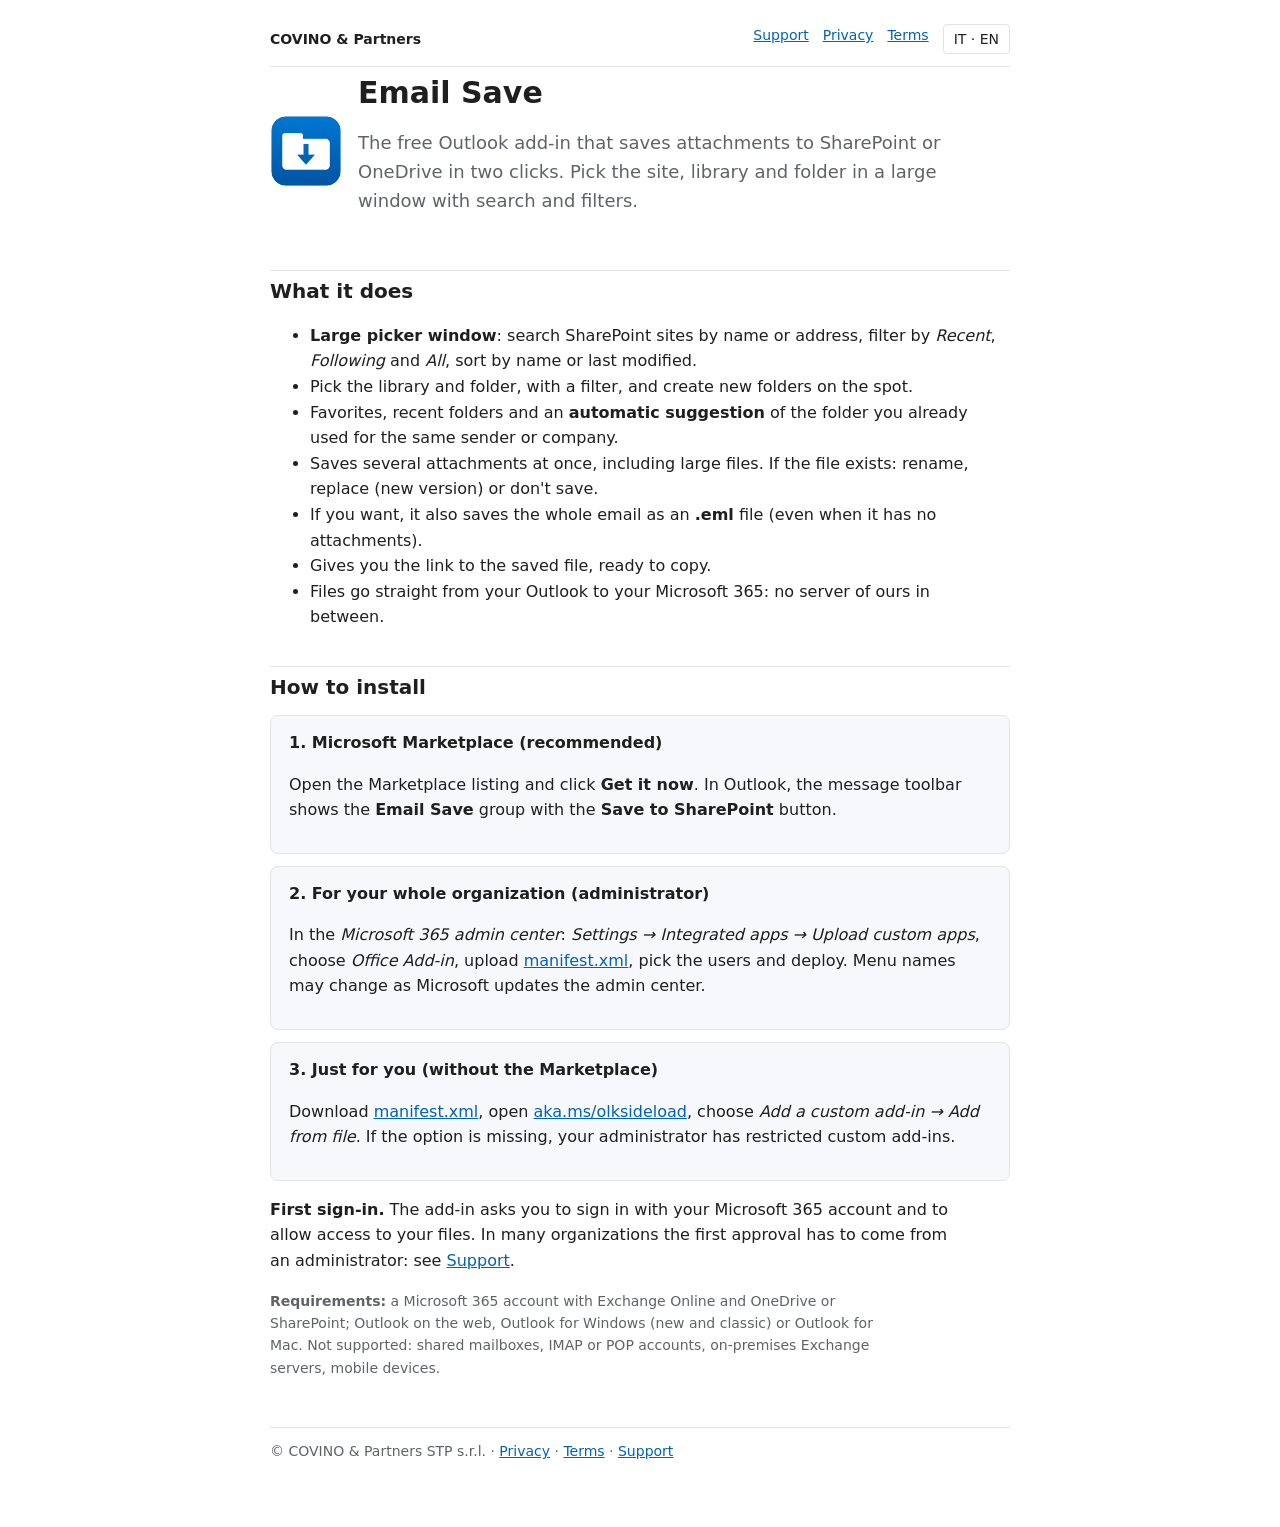
<file: index.html>
<!doctype html>
<html lang="it" data-lang="it">
<head>
  <meta charset="UTF-8" />
  <meta name="viewport" content="width=device-width, initial-scale=1.0" />
  <title>Email Save · Salva gli allegati di Outlook in SharePoint</title>
  <meta name="description" content="Email Save, componente aggiuntivo gratuito per Outlook: salva gli allegati in SharePoint o OneDrive scegliendo sito e cartella in una finestra grande. / Email Save, a free Outlook add-in to save attachments to SharePoint or OneDrive." />
  <link rel="icon" href="./assets/icon-32.png" />
  <link rel="stylesheet" href="./site.css" />
  <script src="./site.js"></script>
</head>
<body>
<main>
  <div class="bar">
    <strong>COVINO &amp; Partners</strong>
    <nav>
      <a href="./support.html"><span lang="it">Supporto</span><span lang="en">Support</span></a>
      <a href="./privacy.html">Privacy</a>
      <a href="./terms.html"><span lang="it">Termini</span><span lang="en">Terms</span></a>
      <button id="lang" type="button" aria-label="Italiano / English">IT · EN</button>
    </nav>
  </div>

  <!-- ===================== ITALIANO ===================== -->
  <div lang="it">
    <div class="hero">
      <img src="./assets/icon-128.png" alt="" />
      <div>
        <h1>Email Save</h1>
        <p class="lead">Il componente aggiuntivo gratuito per Outlook che salva gli allegati in SharePoint o OneDrive con due clic. Scegli sito, libreria e cartella in una finestra grande con ricerca e filtri.</p>
      </div>
    </div>
    <p><a id="mp-it" class="btn" href="#" hidden>Ottieni dal Microsoft Marketplace</a></p>

    <h2>Cosa fa</h2>
    <ul>
      <li><strong>Finestra grande di scelta</strong>: cerca i siti SharePoint per nome o indirizzo, filtra tra <em>Recenti</em>, <em>Seguiti</em> e <em>Tutti</em>, ordina per nome o ultima modifica.</li>
      <li>Sceglie libreria e cartella, con filtro, e crea nuove cartelle al volo.</li>
      <li>Preferiti, cartelle recenti e <strong>suggerimento automatico</strong> della cartella già usata per lo stesso mittente o azienda.</li>
      <li>Salva più allegati insieme, anche file grandi. Se il file esiste: rinomina, sostituisci (nuova versione) o non salvare.</li>
      <li>Se vuoi, salva anche l'e-mail intera come file <strong>.eml</strong> (anche quando non ha allegati).</li>
      <li>Restituisce il link al file salvato, pronto da copiare.</li>
      <li>I file vanno direttamente dal tuo Outlook al tuo Microsoft 365: nessun server nostro in mezzo.</li>
    </ul>

    <h2>Come si installa</h2>
    <div class="card">
      <h3>1. Microsoft Marketplace (consigliato)</h3>
      <p>Apri la scheda sul Marketplace e fai clic su <strong>Ottieni</strong>. In Outlook, nella barra del messaggio, compare il gruppo <strong>Email Save</strong> con il pulsante <strong>Salva in SharePoint</strong>.</p>
    </div>
    <div class="card">
      <h3>2. Per tutta l'organizzazione (amministratore)</h3>
      <p>Nell'<em>interfaccia di amministrazione di Microsoft 365</em>: <em>Impostazioni → App integrate → Carica app personalizzate</em>, scegli <em>Add-in di Office</em>, carica <a href="./manifest.xml" download>manifest.xml</a>, scegli gli utenti e distribuisci. I nomi dei menu possono variare con gli aggiornamenti di Microsoft.</p>
    </div>
    <div class="card">
      <h3>3. Solo per te (senza Marketplace)</h3>
      <p>Scarica <a href="./manifest.xml" download>manifest.xml</a>, apri <a href="https://aka.ms/olksideload">aka.ms/olksideload</a>, scegli <em>Aggiungi un componente aggiuntivo → Aggiungi da file</em>. Se l'opzione non c'è, l'amministratore ha limitato i componenti personalizzati.</p>
    </div>
    <p><strong>Primo accesso.</strong> Il componente chiede di accedere con l'account Microsoft 365 e di consentire l'accesso ai file. In molte organizzazioni la prima approvazione spetta a un amministratore: vedi <a href="./support.html">Supporto</a>.</p>
    <p class="small"><strong>Requisiti:</strong> account Microsoft 365 con Exchange Online, OneDrive o SharePoint; Outlook sul web, Outlook per Windows (nuovo e classico) o Outlook per Mac. Non supportati: caselle condivise, account IMAP o POP, server Exchange installati in azienda, dispositivi mobili.</p>
  </div>

  <!-- ===================== ENGLISH ===================== -->
  <div lang="en">
    <div class="hero">
      <img src="./assets/icon-128.png" alt="" />
      <div>
        <h1>Email Save</h1>
        <p class="lead">The free Outlook add-in that saves attachments to SharePoint or OneDrive in two clicks. Pick the site, library and folder in a large window with search and filters.</p>
      </div>
    </div>
    <p><a id="mp-en" class="btn" href="#" hidden>Get it from Microsoft Marketplace</a></p>

    <h2>What it does</h2>
    <ul>
      <li><strong>Large picker window</strong>: search SharePoint sites by name or address, filter by <em>Recent</em>, <em>Following</em> and <em>All</em>, sort by name or last modified.</li>
      <li>Pick the library and folder, with a filter, and create new folders on the spot.</li>
      <li>Favorites, recent folders and an <strong>automatic suggestion</strong> of the folder you already used for the same sender or company.</li>
      <li>Saves several attachments at once, including large files. If the file exists: rename, replace (new version) or don't save.</li>
      <li>If you want, it also saves the whole email as an <strong>.eml</strong> file (even when it has no attachments).</li>
      <li>Gives you the link to the saved file, ready to copy.</li>
      <li>Files go straight from your Outlook to your Microsoft 365: no server of ours in between.</li>
    </ul>

    <h2>How to install</h2>
    <div class="card">
      <h3>1. Microsoft Marketplace (recommended)</h3>
      <p>Open the Marketplace listing and click <strong>Get it now</strong>. In Outlook, the message toolbar shows the <strong>Email Save</strong> group with the <strong>Save to SharePoint</strong> button.</p>
    </div>
    <div class="card">
      <h3>2. For your whole organization (administrator)</h3>
      <p>In the <em>Microsoft 365 admin center</em>: <em>Settings → Integrated apps → Upload custom apps</em>, choose <em>Office Add-in</em>, upload <a href="./manifest.xml" download>manifest.xml</a>, pick the users and deploy. Menu names may change as Microsoft updates the admin center.</p>
    </div>
    <div class="card">
      <h3>3. Just for you (without the Marketplace)</h3>
      <p>Download <a href="./manifest.xml" download>manifest.xml</a>, open <a href="https://aka.ms/olksideload">aka.ms/olksideload</a>, choose <em>Add a custom add-in → Add from file</em>. If the option is missing, your administrator has restricted custom add-ins.</p>
    </div>
    <p><strong>First sign-in.</strong> The add-in asks you to sign in with your Microsoft 365 account and to allow access to your files. In many organizations the first approval has to come from an administrator: see <a href="./support.html">Support</a>.</p>
    <p class="small"><strong>Requirements:</strong> a Microsoft 365 account with Exchange Online and OneDrive or SharePoint; Outlook on the web, Outlook for Windows (new and classic) or Outlook for Mac. Not supported: shared mailboxes, IMAP or POP accounts, on-premises Exchange servers, mobile devices.</p>
  </div>

  <footer>© COVINO &amp; Partners STP s.r.l. · <a href="./privacy.html">Privacy</a> · <a href="./terms.html"><span lang="it">Termini</span><span lang="en">Terms</span></a> · <a href="./support.html"><span lang="it">Supporto</span><span lang="en">Support</span></a></footer>
</main>
<script>
  // Dopo la pubblicazione sul Marketplace incolla qui il link della scheda: il pulsante compare da solo.
  var MARKETPLACE_URL = "";
  if (MARKETPLACE_URL) {
    ["mp-it", "mp-en"].forEach(function (id) {
      var a = document.getElementById(id);
      a.href = MARKETPLACE_URL;
      a.hidden = false;
    });
  }
</script>
</body>
</html>
</file>
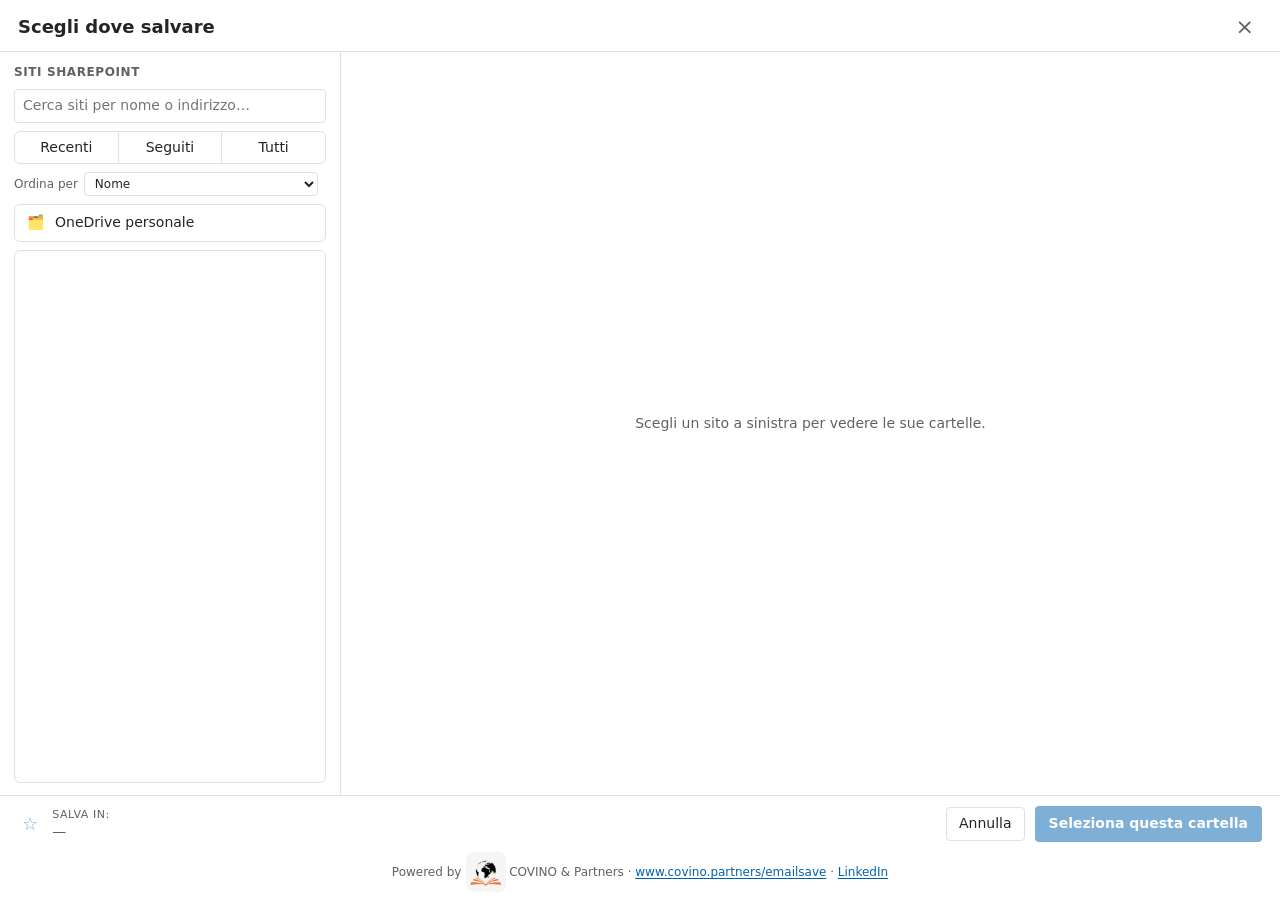
<file: dialog.html>
<!doctype html>
<html lang="it">
<head>
  <meta charset="UTF-8" />
  <meta name="viewport" content="width=device-width, initial-scale=1.0" />
  <title>Email Save</title>
  <script src="https://appsforoffice.microsoft.com/lib/1/hosted/office.js"></script>
  <script type="module" crossorigin src="./assets/dialog-BAVUfYRo.js"></script>
  <link rel="modulepreload" crossorigin href="./assets/sites-sfkfR5BA.js">
  <link rel="stylesheet" crossorigin href="./assets/dialog-CYNUiI_t.css">
</head>
<body>
  <div class="dialog">
    <header class="dlg-head">
      <div class="titles">
        <h1 data-i18n="dialogTitle">Scegli dove salvare</h1>
        <p id="dlg-saving" class="muted"></p>
      </div>
      <button id="dlg-x" class="x" type="button" data-i18n-title="close" data-i18n-aria="close" title="Chiudi" aria-label="Chiudi">×</button>
    </header>
    <div id="dlg-error" class="banner" role="alert" hidden></div>

    <div class="dlg-body">
      <!-- Colonna sinistra: scelta del sito -->
      <section class="pane" aria-labelledby="h-sites">
        <h2 id="h-sites" data-i18n="sites">Siti SharePoint</h2>
        <input id="site-search" type="search" data-i18n-placeholder="searchSites" placeholder="Cerca siti per nome o indirizzo…" autocomplete="off" maxlength="256" />
        <div class="seg" role="tablist">
          <button type="button" role="tab" data-scope="recent" data-i18n="scopeRecent">Recenti</button>
          <button type="button" role="tab" data-scope="followed" data-i18n="scopeFollowed">Seguiti</button>
          <button type="button" role="tab" data-scope="all" data-i18n="scopeAll">Tutti</button>
        </div>
        <div class="filters-row">
          <label><span data-i18n="sortLabel">Ordina per</span>
            <select id="site-sort">
              <option value="name" data-i18n="sortName">Nome</option>
              <option value="modified" data-i18n="sortModified">Ultima modifica</option>
            </select>
          </label>
          <span id="site-count" class="count" role="status"></span>
        </div>
        <div class="pinned">
          <button id="pick-onedrive" class="row" type="button">
            <span class="ico">🗂️</span>
            <span class="txt"><span class="name" data-i18n="oneDrive">OneDrive personale</span></span>
          </button>
        </div>
        <ul id="site-list" class="plain scroll"></ul>
      </section>

      <!-- Colonna destra: libreria e cartelle -->
      <section class="pane" aria-label="Cartelle" data-i18n-aria="ariaFolders">
        <div id="loc-empty" class="placeholder" data-i18n="pickSiteHint">Scegli un sito a sinistra per vedere le sue cartelle.</div>
        <div id="loc" class="loc" hidden>
          <div class="loc-head">
            <span id="loc-site" class="site"></span>
            <label id="lib-wrap" hidden>
              <span data-i18n="library">Libreria</span>
              <select id="library"></select>
            </label>
          </div>
          <nav id="crumbs" class="breadcrumb" aria-label="Percorso" data-i18n-aria="ariaPath"></nav>
          <div class="tools">
            <input id="folder-filter" type="search" data-i18n-placeholder="filterFolders" placeholder="Filtra cartelle…" autocomplete="off" />
            <button id="newfolder-toggle" class="secondary" type="button" data-i18n="newFolder">Nuova cartella</button>
          </div>
          <form id="newfolder-form" class="inline-form" hidden>
            <input id="newfolder-name" type="text" data-i18n-placeholder="newFolderName" placeholder="Nome nuova cartella" maxlength="120" />
            <button class="secondary" type="submit" data-i18n="create">Crea</button>
          </form>
          <ul id="folder-list" class="plain scroll"></ul>
        </div>
      </section>
    </div>

    <footer class="dlg-foot">
      <button id="dlg-fav" class="icon" type="button" disabled>☆</button>
      <div class="dest">
        <span class="lbl" data-i18n="savingTo">Salva in:</span>
        <span id="dest-val" class="val empty">—</span>
      </div>
      <button id="dlg-cancel" class="secondary" type="button" data-i18n="cancel">Annulla</button>
      <button id="dlg-choose" class="primary" type="button" data-i18n="selectFolder" disabled>Seleziona questa cartella</button>
    </footer>
    <p class="powered">Powered by <img class="powered-logo" src="./assets/logo-covino.png" alt="" width="40" height="40" />COVINO &amp; Partners &middot; <a href="https://www.covino.partners/emailsave" target="_blank" rel="noopener noreferrer">www.covino.partners/emailsave</a> &middot; <a href="https://www.linkedin.com/company/covino-partners-stp" target="_blank" rel="noopener noreferrer">LinkedIn</a></p>
  </div>
</body>
</html>
</file>
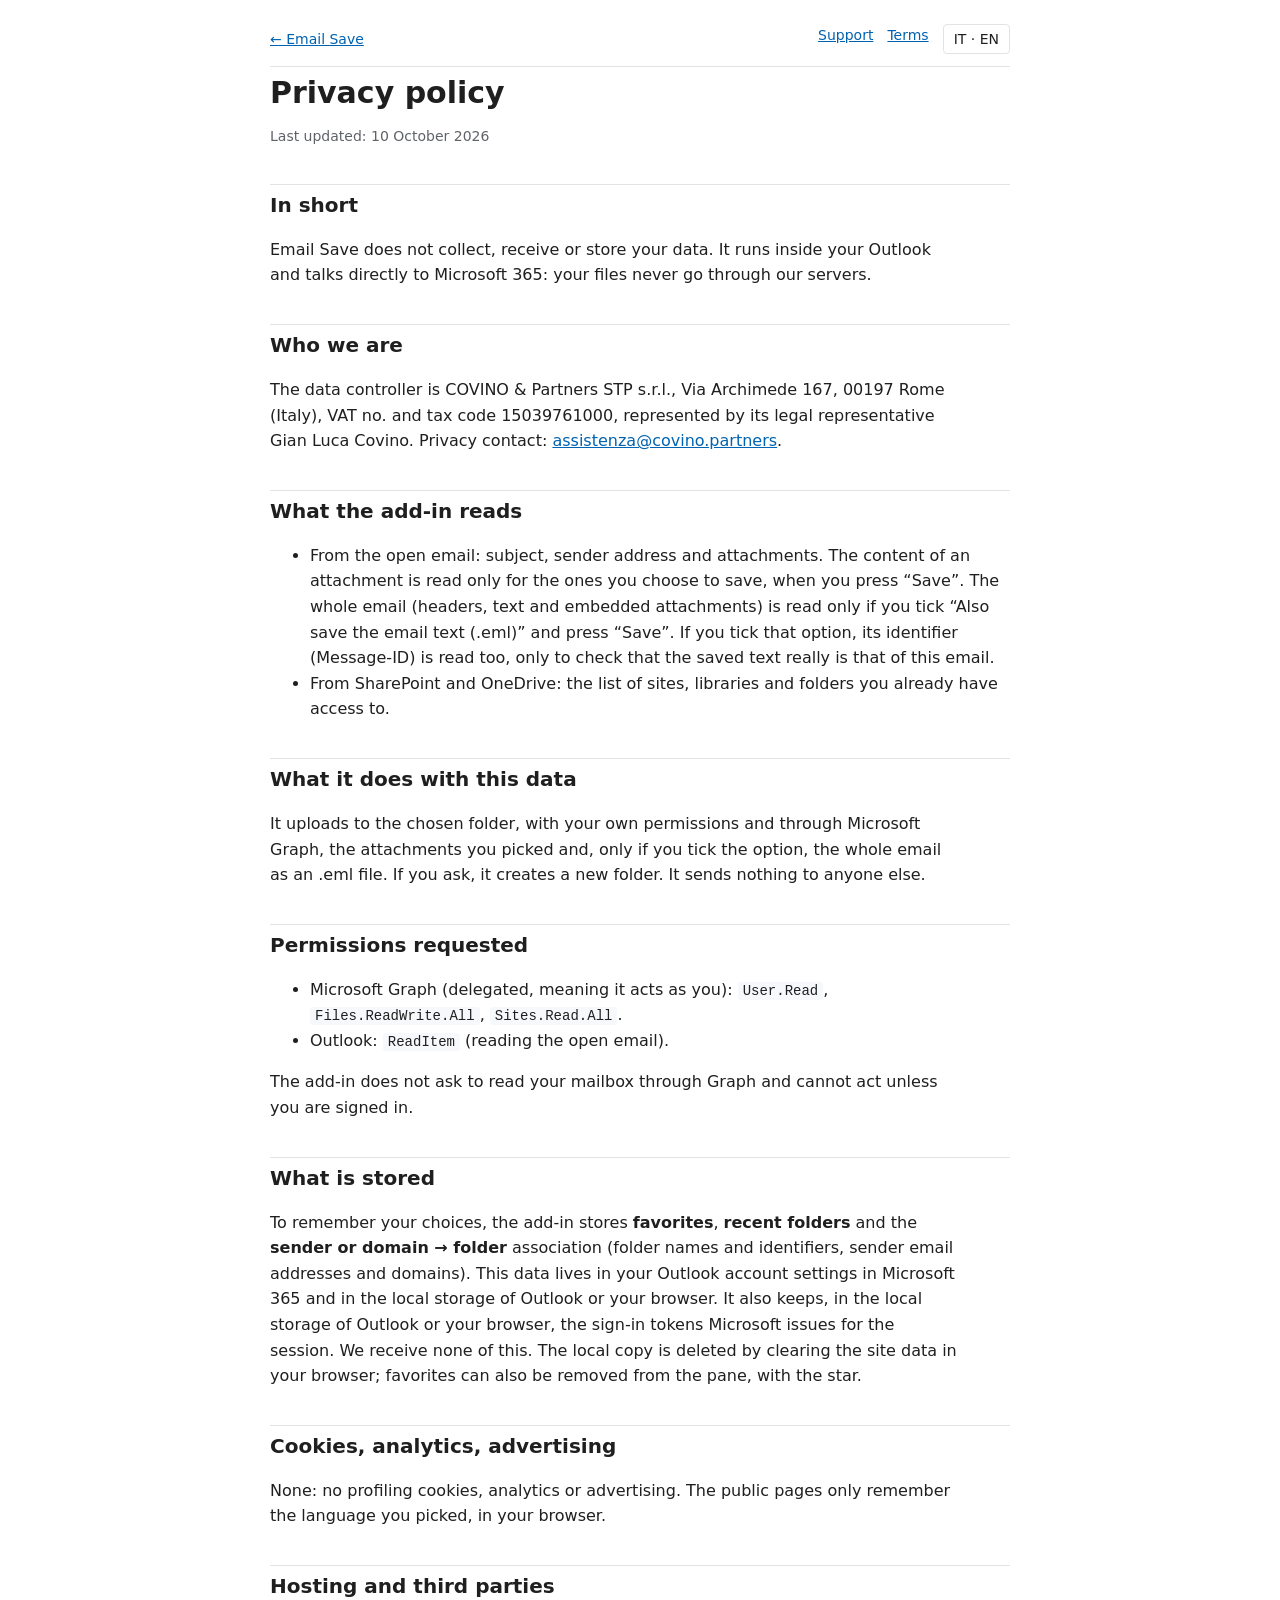
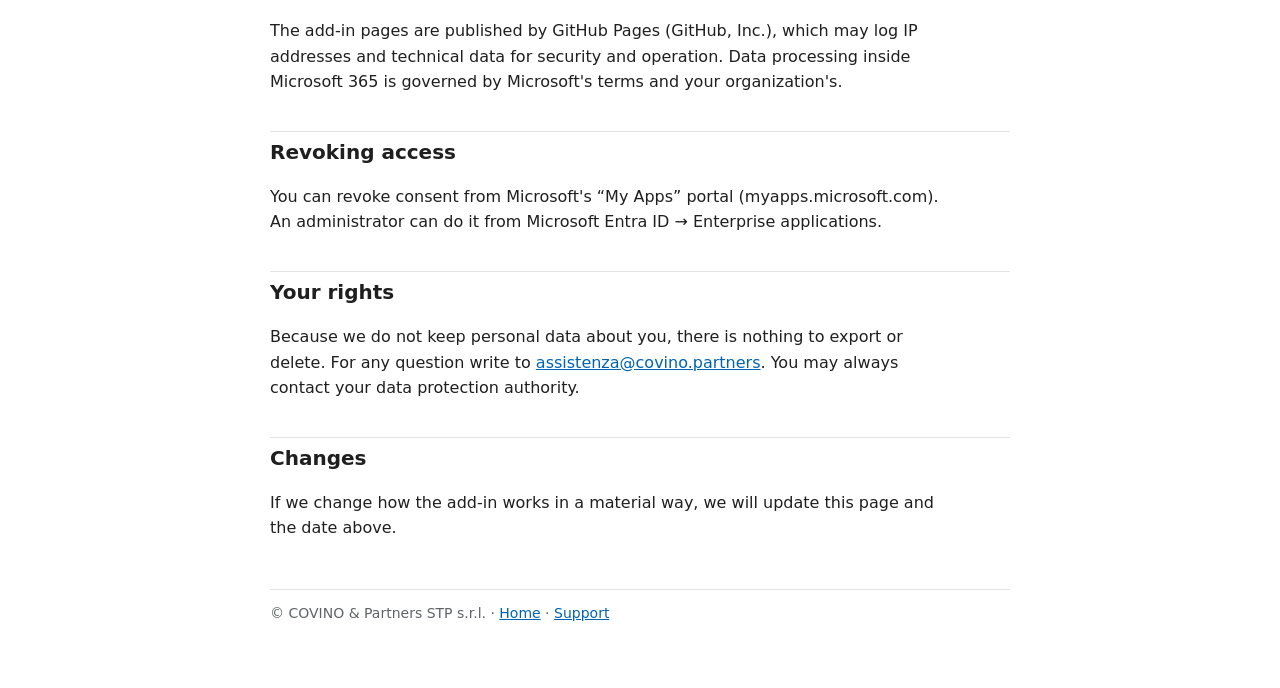
<file: privacy.html>
<!doctype html>
<html lang="it" data-lang="it">
<head>
  <meta charset="UTF-8" />
  <meta name="viewport" content="width=device-width, initial-scale=1.0" />
  <title>Privacy · Email Save</title>
  <link rel="icon" href="./assets/icon-32.png" />
  <link rel="stylesheet" href="./site.css" />
  <script src="./site.js"></script>
</head>
<body>
<!-- Testo da far verificare a un consulente legale prima della pubblicazione; compilare i campi evidenziati. -->
<main>
  <div class="bar">
    <a href="./index.html">← Email Save</a>
    <nav>
      <a href="./support.html"><span lang="it">Supporto</span><span lang="en">Support</span></a>
      <a href="./terms.html"><span lang="it">Termini</span><span lang="en">Terms</span></a>
      <button id="lang" type="button" aria-label="Italiano / English">IT · EN</button>
    </nav>
  </div>

  <!-- ===================== ITALIANO ===================== -->
  <div lang="it">
    <h1>Informativa sulla privacy</h1>
    <p class="small">Ultimo aggiornamento: 10 ottobre 2026</p>

    <h2>In breve</h2>
    <p>Email Save non raccoglie, non riceve e non conserva i tuoi dati. Gira dentro il tuo Outlook e parla direttamente con Microsoft 365: i file non passano da server nostri.</p>

    <h2>Chi siamo</h2>
    <p>Il titolare del trattamento è COVINO &amp; Partners STP s.r.l., Via Archimede 167, 00197 Roma (Italia), P. IVA e C.F. 15039761000, in persona del legale rappresentante Gian Luca Covino. Contatto per la privacy: <a href="mailto:assistenza@covino.partners">assistenza@covino.partners</a>.</p>

    <h2>Cosa legge il componente</h2>
    <ul>
      <li>Dell'e-mail aperta: oggetto, indirizzo del mittente e allegati. Il contenuto degli allegati viene letto solo per quelli che scegli di salvare, quando premi «Salva». L'intera e-mail (intestazioni, testo e allegati incorporati) viene letta solo se spunti «Salva anche il testo dell'email (.eml)» e premi «Salva». Se spunti quella voce se ne legge anche l'identificativo (Message-ID), che serve solo a controllare che il testo salvato sia proprio quello di questa e-mail.</li>
      <li>Da SharePoint e OneDrive: l'elenco dei siti, delle librerie e delle cartelle a cui hai già accesso.</li>
    </ul>

    <h2>Cosa fa con questi dati</h2>
    <p>Carica nella cartella scelta, con i tuoi permessi e tramite Microsoft Graph, gli allegati che hai scelto e, solo se spunti la voce, l'e-mail intera come file .eml. Se lo chiedi, crea una nuova cartella. Non li invia a nessun altro.</p>

    <h2>Permessi richiesti</h2>
    <ul>
      <li>Microsoft Graph (delegati, cioè agisce come te): <code>User.Read</code>, <code>Files.ReadWrite.All</code>, <code>Sites.Read.All</code>.</li>
      <li>Outlook: <code>ReadItem</code> (lettura dell'e-mail aperta).</li>
    </ul>
    <p>Il componente non chiede di leggere la tua casella di posta tramite Graph e non può agire senza che tu sia connesso.</p>

    <h2>Cosa viene memorizzato</h2>
    <p>Per ricordare le tue scelte, il componente salva <strong>preferiti</strong>, <strong>cartelle recenti</strong> e l'associazione <strong>mittente o dominio → cartella</strong> (nomi e identificativi delle cartelle, indirizzi e-mail e domini dei mittenti). I dati stanno nelle impostazioni del tuo account Outlook in Microsoft 365 e nella memoria locale di Outlook o del browser. Il componente conserva anche, nella memoria locale di Outlook o del browser, i token di accesso rilasciati da Microsoft per la sessione. Non riceviamo nulla di tutto questo. La copia locale si elimina cancellando i dati del sito dal browser; i preferiti si tolgono anche dal pannello, con la stella.</p>

    <h2>Cookie, statistiche, pubblicità</h2>
    <p>Nessuno di questi: niente cookie di profilazione, analytics o pubblicità. Le pagine pubbliche ricordano solo la lingua scelta nel tuo browser.</p>

    <h2>Hosting e terzi</h2>
    <p>Le pagine del componente sono pubblicate da GitHub Pages (GitHub, Inc.), che può registrare indirizzo IP e dati tecnici nei log di accesso per sicurezza e funzionamento. Il trattamento dei dati in Microsoft 365 è regolato dai termini di Microsoft e della tua organizzazione.</p>

    <h2>Revocare l'accesso</h2>
    <p>Puoi revocare il consenso dal portale «Le mie app» di Microsoft (myapps.microsoft.com). L'amministratore può farlo da Microsoft Entra ID → Applicazioni aziendali.</p>

    <h2>I tuoi diritti</h2>
    <p>Non conservando dati personali che ti riguardano, non abbiamo dati da esportare o cancellare. Per qualsiasi domanda scrivi a <a href="mailto:assistenza@covino.partners">assistenza@covino.partners</a>. Hai sempre diritto di rivolgerti al Garante per la protezione dei dati personali.</p>

    <h2>Modifiche</h2>
    <p>Se cambieremo il funzionamento in modo rilevante, aggiorneremo questa pagina e la data in alto.</p>
  </div>

  <!-- ===================== ENGLISH ===================== -->
  <div lang="en">
    <h1>Privacy policy</h1>
    <p class="small">Last updated: 10 October 2026</p>

    <h2>In short</h2>
    <p>Email Save does not collect, receive or store your data. It runs inside your Outlook and talks directly to Microsoft 365: your files never go through our servers.</p>

    <h2>Who we are</h2>
    <p>The data controller is COVINO &amp; Partners STP s.r.l., Via Archimede 167, 00197 Rome (Italy), VAT no. and tax code 15039761000, represented by its legal representative Gian Luca Covino. Privacy contact: <a href="mailto:assistenza@covino.partners">assistenza@covino.partners</a>.</p>

    <h2>What the add-in reads</h2>
    <ul>
      <li>From the open email: subject, sender address and attachments. The content of an attachment is read only for the ones you choose to save, when you press “Save”. The whole email (headers, text and embedded attachments) is read only if you tick “Also save the email text (.eml)” and press “Save”. If you tick that option, its identifier (Message-ID) is read too, only to check that the saved text really is that of this email.</li>
      <li>From SharePoint and OneDrive: the list of sites, libraries and folders you already have access to.</li>
    </ul>

    <h2>What it does with this data</h2>
    <p>It uploads to the chosen folder, with your own permissions and through Microsoft Graph, the attachments you picked and, only if you tick the option, the whole email as an .eml file. If you ask, it creates a new folder. It sends nothing to anyone else.</p>

    <h2>Permissions requested</h2>
    <ul>
      <li>Microsoft Graph (delegated, meaning it acts as you): <code>User.Read</code>, <code>Files.ReadWrite.All</code>, <code>Sites.Read.All</code>.</li>
      <li>Outlook: <code>ReadItem</code> (reading the open email).</li>
    </ul>
    <p>The add-in does not ask to read your mailbox through Graph and cannot act unless you are signed in.</p>

    <h2>What is stored</h2>
    <p>To remember your choices, the add-in stores <strong>favorites</strong>, <strong>recent folders</strong> and the <strong>sender or domain → folder</strong> association (folder names and identifiers, sender email addresses and domains). This data lives in your Outlook account settings in Microsoft 365 and in the local storage of Outlook or your browser. It also keeps, in the local storage of Outlook or your browser, the sign-in tokens Microsoft issues for the session. We receive none of this. The local copy is deleted by clearing the site data in your browser; favorites can also be removed from the pane, with the star.</p>

    <h2>Cookies, analytics, advertising</h2>
    <p>None: no profiling cookies, analytics or advertising. The public pages only remember the language you picked, in your browser.</p>

    <h2>Hosting and third parties</h2>
    <p>The add-in pages are published by GitHub Pages (GitHub, Inc.), which may log IP addresses and technical data for security and operation. Data processing inside Microsoft 365 is governed by Microsoft's terms and your organization's.</p>

    <h2>Revoking access</h2>
    <p>You can revoke consent from Microsoft's “My Apps” portal (myapps.microsoft.com). An administrator can do it from Microsoft Entra ID → Enterprise applications.</p>

    <h2>Your rights</h2>
    <p>Because we do not keep personal data about you, there is nothing to export or delete. For any question write to <a href="mailto:assistenza@covino.partners">assistenza@covino.partners</a>. You may always contact your data protection authority.</p>

    <h2>Changes</h2>
    <p>If we change how the add-in works in a material way, we will update this page and the date above.</p>
  </div>

  <footer>© COVINO &amp; Partners STP s.r.l. · <a href="./index.html">Home</a> · <a href="./support.html"><span lang="it">Supporto</span><span lang="en">Support</span></a></footer>
</main>
</body>
</html>
</file>
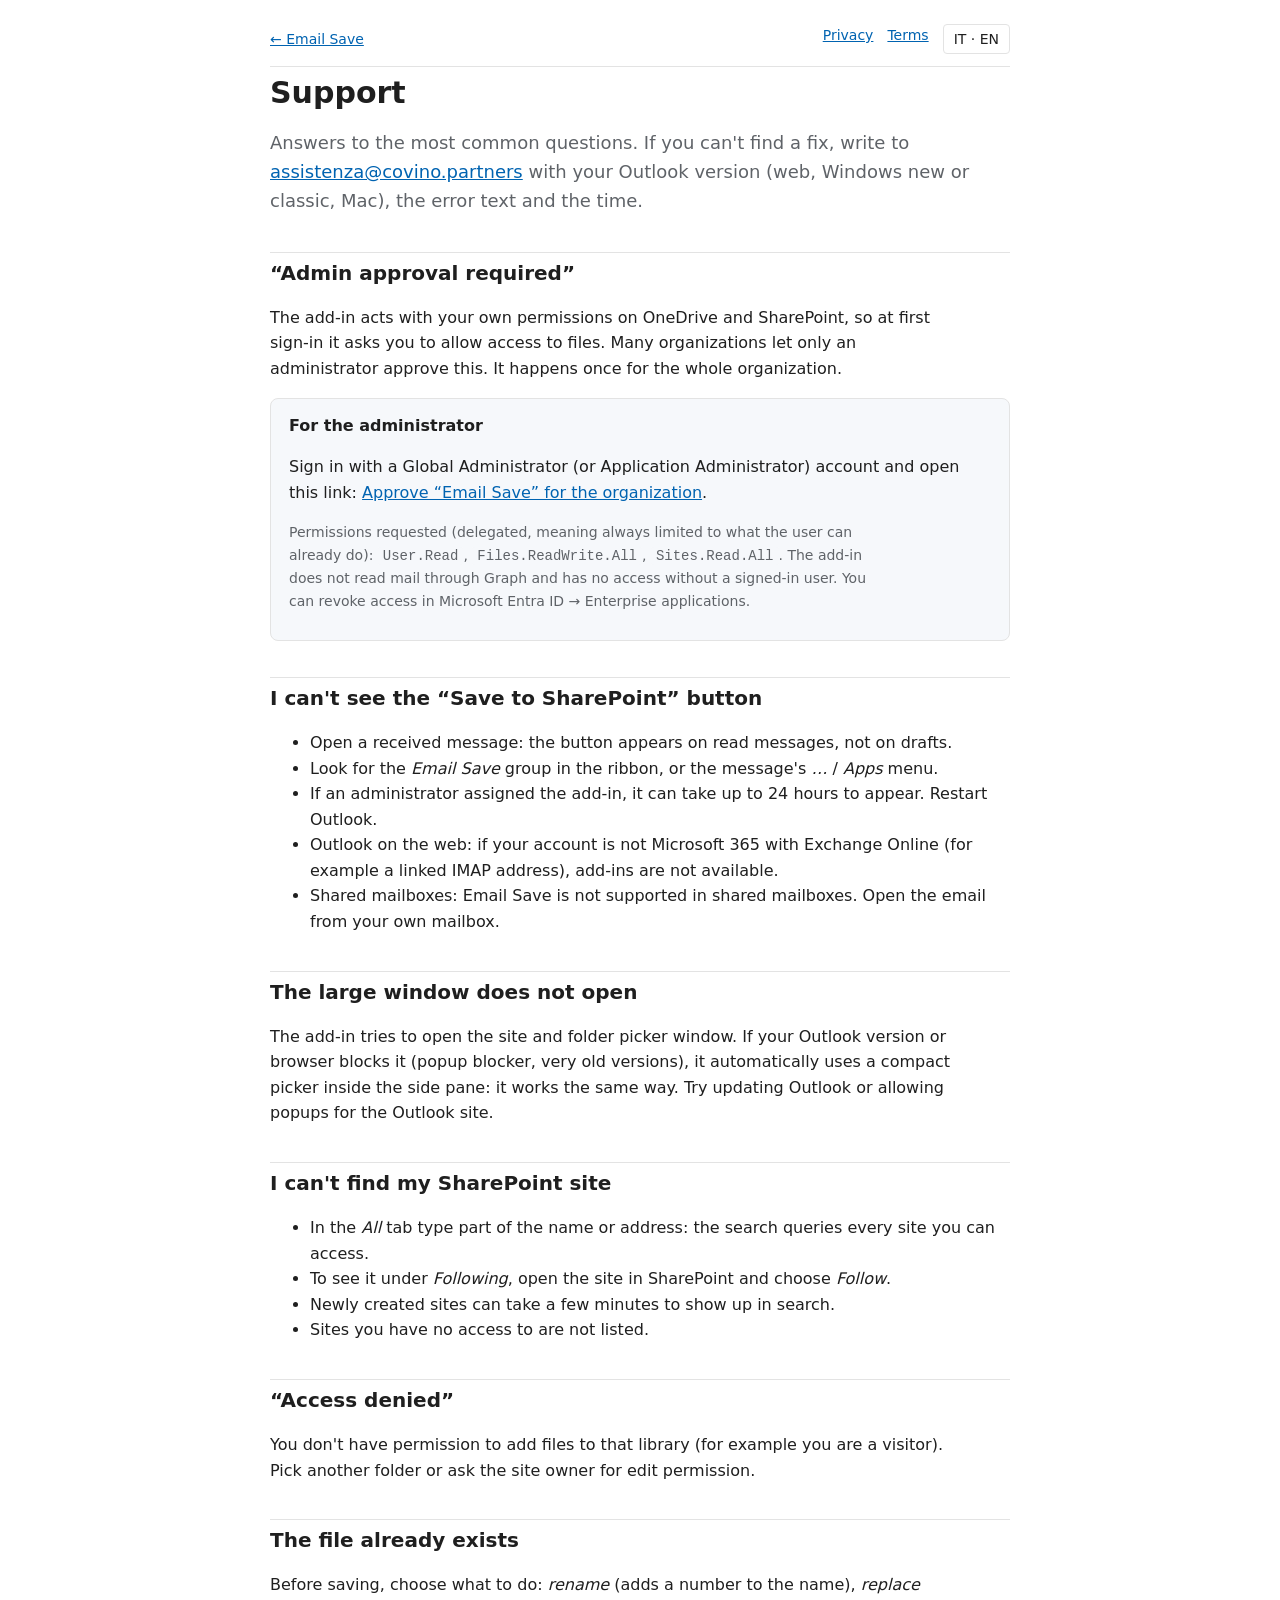
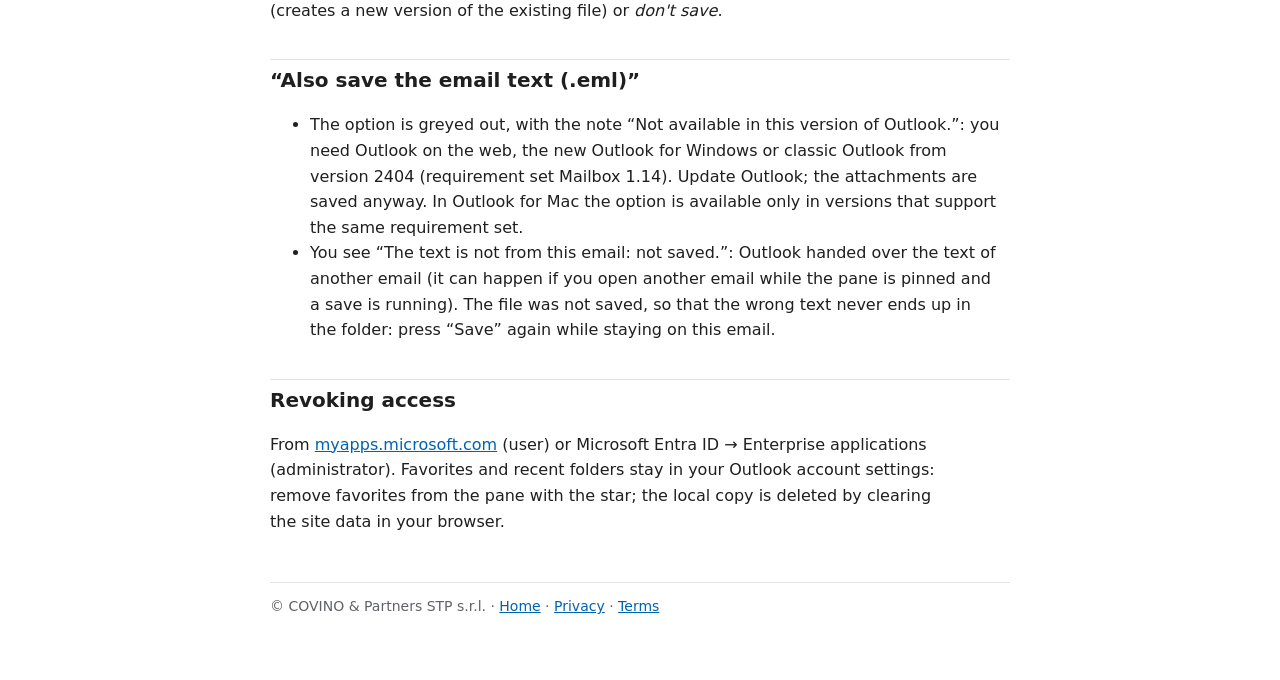
<file: support.html>
<!doctype html>
<html lang="it" data-lang="it">
<head>
  <meta charset="UTF-8" />
  <meta name="viewport" content="width=device-width, initial-scale=1.0" />
  <title>Supporto · Email Save</title>
  <link rel="icon" href="./assets/icon-32.png" />
  <link rel="stylesheet" href="./site.css" />
  <script src="./site.js"></script>
  <!-- config.js lo genera la build (contiene l'ID applicazione, che non è un segreto); in locale può mancare. -->
  <script src="./config.js"></script>
</head>
<body>
<main>
  <div class="bar">
    <a href="./index.html">← Email Save</a>
    <nav>
      <a href="./privacy.html">Privacy</a>
      <a href="./terms.html"><span lang="it">Termini</span><span lang="en">Terms</span></a>
      <button id="lang" type="button" aria-label="Italiano / English">IT · EN</button>
    </nav>
  </div>

  <div id="consent-ok" class="banner ok" role="status" hidden>
    <span lang="it"><strong>Fatto.</strong> L'amministratore ha approvato il componente per l'organizzazione: gli utenti possono usarlo subito.</span>
    <span lang="en"><strong>Done.</strong> The administrator approved the add-in for the organization: users can start using it right away.</span>
  </div>
  <div id="consent-ko" class="banner ko" role="alert" hidden>
    <span lang="it"><strong>Approvazione non completata.</strong></span>
    <span lang="en"><strong>Approval not completed.</strong></span>
    <span id="consent-err"></span>
  </div>

  <!-- ===================== ITALIANO ===================== -->
  <div lang="it">
    <h1>Supporto</h1>
    <p class="lead">Risposte alle domande più frequenti. Se non trovi la soluzione, scrivi a <a href="mailto:assistenza@covino.partners">assistenza@covino.partners</a> indicando: versione di Outlook (sul web, per Windows nuovo o classico, per Mac), il testo dell'errore e l'ora.</p>

    <h2>«Serve l'approvazione dell'amministratore»</h2>
    <p>Il componente agisce con i tuoi permessi su OneDrive e SharePoint e per questo chiede, al primo accesso, di consentire l'accesso ai file. Molte organizzazioni consentono questa approvazione solo a un amministratore. Succede una volta sola per tutta l'organizzazione.</p>
    <div id="consent-it" class="card" hidden>
      <h3>Per l'amministratore</h3>
      <p>Accedi con un account amministratore globale (o amministratore di applicazioni) e apri questo link: <a class="consent-link" href="#">Approva «Email Save» per l'organizzazione</a>.</p>
      <p class="small">Permessi richiesti (delegati, cioè sempre limitati a ciò che l'utente già può fare): <code>User.Read</code>, <code>Files.ReadWrite.All</code>, <code>Sites.Read.All</code>. Il componente non legge la posta tramite Graph e non ha accesso senza un utente connesso. Puoi revocare l'accesso in Microsoft Entra ID → Applicazioni aziendali.</p>
    </div>

    <h2>Non vedo il pulsante «Salva in SharePoint»</h2>
    <ul>
      <li>Apri un messaggio ricevuto: il pulsante compare nei messaggi letti, non nelle bozze.</li>
      <li>Cerca il gruppo <em>Email Save</em> nella barra, oppure il menu <em>…</em> / <em>App</em> del messaggio.</li>
      <li>Se il componente è stato assegnato dall'amministratore, può servire fino a 24 ore perché compaia. Riavvia Outlook.</li>
      <li>Outlook sul web: se il tuo account non è Microsoft 365 con Exchange Online (per esempio un indirizzo IMAP collegato), i componenti non sono disponibili.</li>
      <li>Caselle condivise: Email Save non è supportato nelle caselle condivise. Apri l'e-mail dalla tua casella.</li>
    </ul>

    <h2>La finestra grande non si apre</h2>
    <p>Il componente prova ad aprire la finestra di scelta di sito e cartella. Se la tua versione di Outlook o il browser la bloccano (blocco popup, versioni molto vecchie), usa in automatico un selettore compatto dentro il pannello laterale: funziona allo stesso modo. Prova ad aggiornare Outlook o a consentire le finestre per il sito di Outlook.</p>

    <h2>Non trovo il mio sito SharePoint</h2>
    <ul>
      <li>Nella scheda <em>Tutti</em> digita parte del nome o dell'indirizzo: la ricerca interroga tutti i siti a cui hai accesso.</li>
      <li>Per vederlo in <em>Seguiti</em>, apri il sito in SharePoint e scegli <em>Segui</em>.</li>
      <li>I siti appena creati possono impiegare qualche minuto per comparire nella ricerca.</li>
      <li>I siti a cui non hai accesso non vengono elencati.</li>
    </ul>

    <h2>«Accesso negato»</h2>
    <p>Non hai il permesso di aggiungere file in quella libreria (per esempio sei solo visitatore). Scegli un'altra cartella o chiedi al proprietario del sito di darti i permessi di modifica.</p>

    <h2>Il file esiste già</h2>
    <p>Prima di salvare scegli cosa fare: <em>rinomina</em> (aggiunge un numero al nome), <em>sostituisci</em> (crea una nuova versione del file esistente) oppure <em>non salvare</em>.</p>

    <h2>«Salva anche il testo dell'email (.eml)»</h2>
    <ul>
      <li>La voce è grigia, con la nota «Non disponibile in questa versione di Outlook.»: serve Outlook sul web, il nuovo Outlook per Windows o Outlook classico dalla versione 2404 (set di requisiti Mailbox 1.14). Aggiorna Outlook; gli allegati si salvano comunque. In Outlook per Mac la voce è disponibile solo nelle versioni che supportano lo stesso set di requisiti.</li>
      <li>Compare «Il testo non è quello di questa e-mail: non salvato.»: Outlook ha consegnato il testo di un'altra e-mail (può succedere se apri un'altra e-mail mentre il pannello è fissato e il salvataggio è in corso). Il file non è stato salvato, per non mettere nella cartella il testo sbagliato: premi di nuovo «Salva» restando su questa e-mail.</li>
    </ul>

    <h2>Revocare l'accesso</h2>
    <p>Da <a href="https://myapps.microsoft.com">myapps.microsoft.com</a> (utente) o da Microsoft Entra ID → Applicazioni aziendali (amministratore). Preferiti e cartelle recenti restano nelle impostazioni del tuo account Outlook: i preferiti si tolgono dal pannello con la stella; la copia locale si cancella eliminando i dati del sito dal browser.</p>
  </div>

  <!-- ===================== ENGLISH ===================== -->
  <div lang="en">
    <h1>Support</h1>
    <p class="lead">Answers to the most common questions. If you can't find a fix, write to <a href="mailto:assistenza@covino.partners">assistenza@covino.partners</a> with your Outlook version (web, Windows new or classic, Mac), the error text and the time.</p>

    <h2>“Admin approval required”</h2>
    <p>The add-in acts with your own permissions on OneDrive and SharePoint, so at first sign-in it asks you to allow access to files. Many organizations let only an administrator approve this. It happens once for the whole organization.</p>
    <div id="consent-en" class="card" hidden>
      <h3>For the administrator</h3>
      <p>Sign in with a Global Administrator (or Application Administrator) account and open this link: <a class="consent-link" href="#">Approve “Email Save” for the organization</a>.</p>
      <p class="small">Permissions requested (delegated, meaning always limited to what the user can already do): <code>User.Read</code>, <code>Files.ReadWrite.All</code>, <code>Sites.Read.All</code>. The add-in does not read mail through Graph and has no access without a signed-in user. You can revoke access in Microsoft Entra ID → Enterprise applications.</p>
    </div>

    <h2>I can't see the “Save to SharePoint” button</h2>
    <ul>
      <li>Open a received message: the button appears on read messages, not on drafts.</li>
      <li>Look for the <em>Email Save</em> group in the ribbon, or the message's <em>…</em> / <em>Apps</em> menu.</li>
      <li>If an administrator assigned the add-in, it can take up to 24 hours to appear. Restart Outlook.</li>
      <li>Outlook on the web: if your account is not Microsoft 365 with Exchange Online (for example a linked IMAP address), add-ins are not available.</li>
      <li>Shared mailboxes: Email Save is not supported in shared mailboxes. Open the email from your own mailbox.</li>
    </ul>

    <h2>The large window does not open</h2>
    <p>The add-in tries to open the site and folder picker window. If your Outlook version or browser blocks it (popup blocker, very old versions), it automatically uses a compact picker inside the side pane: it works the same way. Try updating Outlook or allowing popups for the Outlook site.</p>

    <h2>I can't find my SharePoint site</h2>
    <ul>
      <li>In the <em>All</em> tab type part of the name or address: the search queries every site you can access.</li>
      <li>To see it under <em>Following</em>, open the site in SharePoint and choose <em>Follow</em>.</li>
      <li>Newly created sites can take a few minutes to show up in search.</li>
      <li>Sites you have no access to are not listed.</li>
    </ul>

    <h2>“Access denied”</h2>
    <p>You don't have permission to add files to that library (for example you are a visitor). Pick another folder or ask the site owner for edit permission.</p>

    <h2>The file already exists</h2>
    <p>Before saving, choose what to do: <em>rename</em> (adds a number to the name), <em>replace</em> (creates a new version of the existing file) or <em>don't save</em>.</p>

    <h2>“Also save the email text (.eml)”</h2>
    <ul>
      <li>The option is greyed out, with the note “Not available in this version of Outlook.”: you need Outlook on the web, the new Outlook for Windows or classic Outlook from version 2404 (requirement set Mailbox 1.14). Update Outlook; the attachments are saved anyway. In Outlook for Mac the option is available only in versions that support the same requirement set.</li>
      <li>You see “The text is not from this email: not saved.”: Outlook handed over the text of another email (it can happen if you open another email while the pane is pinned and a save is running). The file was not saved, so that the wrong text never ends up in the folder: press “Save” again while staying on this email.</li>
    </ul>

    <h2>Revoking access</h2>
    <p>From <a href="https://myapps.microsoft.com">myapps.microsoft.com</a> (user) or Microsoft Entra ID → Enterprise applications (administrator). Favorites and recent folders stay in your Outlook account settings: remove favorites from the pane with the star; the local copy is deleted by clearing the site data in your browser.</p>
  </div>

  <footer>© COVINO &amp; Partners STP s.r.l. · <a href="./index.html">Home</a> · <a href="./privacy.html">Privacy</a> · <a href="./terms.html"><span lang="it">Termini</span><span lang="en">Terms</span></a></footer>
</main>
<script>
  (function () {
    var q = new URLSearchParams(location.search);
    // Ritorno dal link di consenso amministratore (Microsoft aggiunge admin_consent=True oppure error=...).
    if ((q.get("admin_consent") || "").toLowerCase() === "true") {
      document.getElementById("consent-ok").hidden = false;
    } else if (q.get("error")) {
      document.getElementById("consent-ko").hidden = false;
      document.getElementById("consent-err").textContent = q.get("error_description") || q.get("error");
    }
    // Il link di consenso si costruisce solo se la build ha pubblicato l'ID applicazione.
    var cfg = window.ADDIN_CONFIG || {};
    if (cfg.clientId) {
      var url = "https://login.microsoftonline.com/organizations/v2.0/adminconsent" +
        "?client_id=" + encodeURIComponent(cfg.clientId) +
        "&scope=" + encodeURIComponent("https://graph.microsoft.com/.default") +
        "&redirect_uri=" + encodeURIComponent(location.origin + location.pathname);
      Array.prototype.forEach.call(document.querySelectorAll("a.consent-link"), function (a) { a.href = url; });
      ["consent-it", "consent-en"].forEach(function (id) { document.getElementById(id).hidden = false; });
    }
  })();
</script>
</body>
</html>
</file>
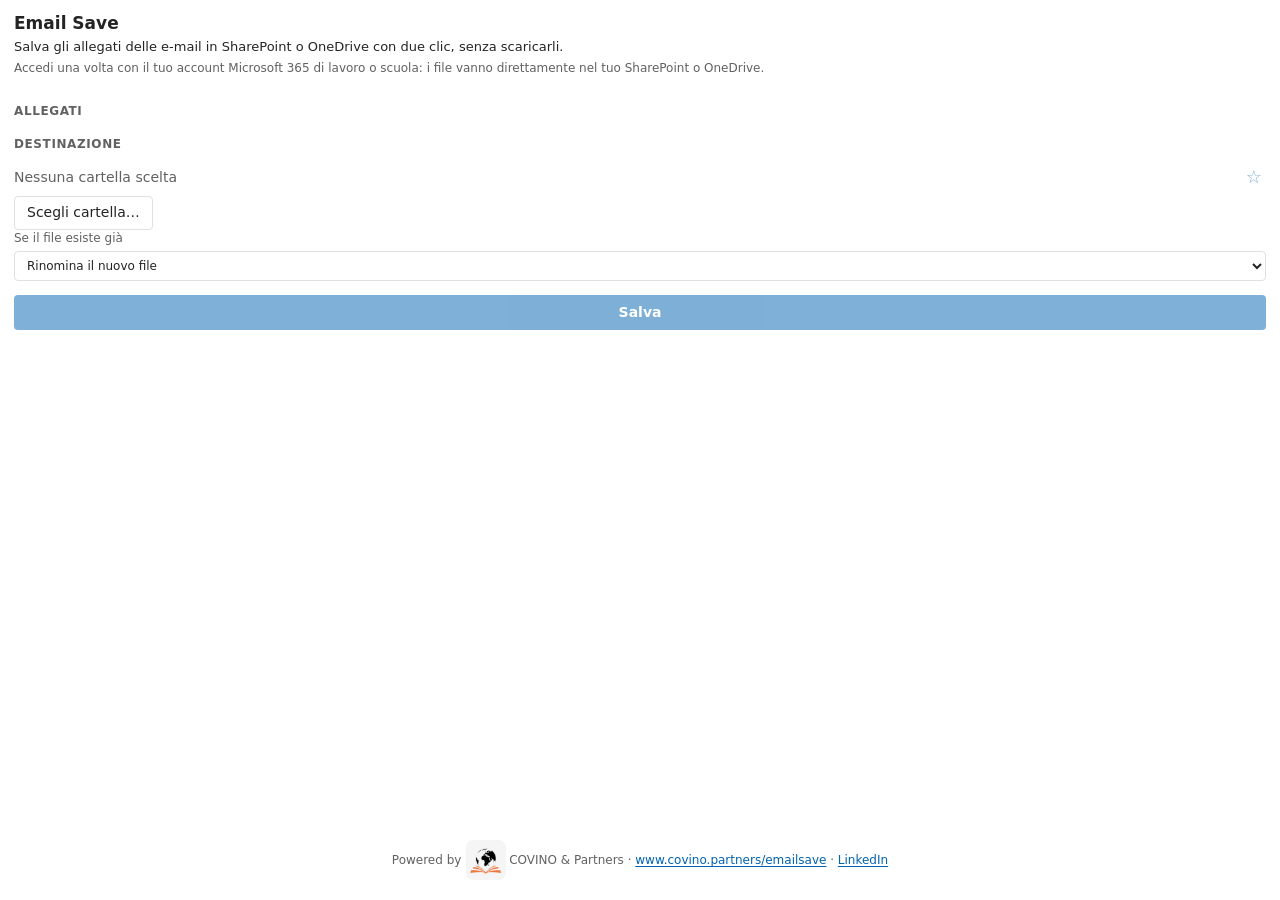
<file: taskpane.html>
<!doctype html>
<html lang="it">
<head>
  <meta charset="UTF-8" />
  <meta name="viewport" content="width=device-width, initial-scale=1.0" />
  <title>Email Save</title>
  <script src="https://appsforoffice.microsoft.com/lib/1/hosted/office.js"></script>
  <script type="module" crossorigin src="./assets/taskpane-BquWvnOA.js"></script>
  <link rel="modulepreload" crossorigin href="./assets/sites-sfkfR5BA.js">
  <link rel="stylesheet" crossorigin href="./assets/taskpane-DoNrUyyV.css">
</head>
<body>
  <div id="app">
    <div id="error" class="banner" role="alert" hidden></div>
    <div id="info" class="banner info" role="status" hidden></div>

    <!-- Vista principale -->
    <main id="view-main">
      <header>
        <h1 data-i18n="appTitle">Email Save</h1>
        <!-- Schermata iniziale: che cosa fa il componente e che cosa serve per usarlo (account Microsoft 365 di lavoro o scuola). Testo fisso: si vede prima di ogni accesso e anche se l'accesso non riesce -->
        <div id="intro" class="intro">
          <p data-i18n="introValue">Salva gli allegati delle e-mail in SharePoint o OneDrive con due clic, senza scaricarli.</p>
          <p data-i18n="introSignIn">Accedi una volta con il tuo account Microsoft 365 di lavoro o scuola: i file vanno direttamente nel tuo SharePoint o OneDrive.</p>
        </div>
        <p id="subject" class="muted"></p>
      </header>

      <section>
        <h2 data-i18n="attachments">Allegati</h2>
        <ul id="attachments" class="plain"></ul>
        <p id="no-attachments" class="muted" hidden data-i18n="noAttachments">Questa e-mail non ha allegati.</p>
        <!-- Subito sotto l'elenco: salva anche l'e-mail intera (.eml). Nasce nascosta e NON spuntata; il codice la mostra con l'e-mail aperta -->
        <div id="eml-option" hidden>
          <label>
            <input type="checkbox" id="save-eml" />
            <span class="name" data-i18n="saveEml">Salva anche il testo dell'email (.eml)</span>
          </label>
          <!-- Compare solo dove Outlook non sa dare l'e-mail intera (versioni più vecchie): la voce resta spenta e qui si dice perché, nella stessa riga -->
          <p id="eml-hint" class="muted" hidden data-i18n="emlUnavailable">Non disponibile in questa versione di Outlook.</p>
        </div>
      </section>

      <section>
        <h2 data-i18n="destination">Destinazione</h2>
        <div id="chips" class="chips"></div>
        <div class="dest">
          <span id="dest-label" class="dest-label empty" data-i18n="noFolder">Nessuna cartella scelta</span>
          <button id="fav" class="icon" disabled>☆</button>
        </div>
        <button id="change" class="secondary" data-i18n="chooseFolder">Scegli cartella…</button>
      </section>

      <section>
        <label class="field"><span data-i18n="ifExists">Se il file esiste già</span>
          <select id="conflict">
            <option value="rename" data-i18n="conflictRename">Rinomina il nuovo file</option>
            <option value="replace" data-i18n="conflictReplace">Sostituisci (nuova versione)</option>
            <option value="fail" data-i18n="conflictFail">Non salvare</option>
          </select>
        </label>
      </section>

      <button id="save" class="primary" disabled data-i18n="save">Salva</button>
      <!-- Compare dopo un salvataggio riuscito: apre nel browser la cartella dove sono finiti i file -->
      <a id="open-folder" target="_blank" rel="noopener noreferrer" hidden data-i18n="openFolder">Apri cartella</a>
      <ul id="results" class="plain results"></ul>
      <!-- Annuncia a chi usa uno screen reader che «Apri cartella» è comparso (il pulsante nasce nascosto e compare a salvataggio finito) -->
      <div id="open-folder-status" class="visually-hidden" role="status"></div>
    </main>

    <!-- Selettore compatto: ripiego se il popup non è disponibile -->
    <main id="view-browse" hidden>
      <nav id="breadcrumb" class="breadcrumb" aria-label="Percorso" data-i18n-aria="ariaPath"></nav>
      <input id="search" type="search" data-i18n-placeholder="searchSitePlaceholder" placeholder="Cerca sito SharePoint…" maxlength="256" hidden />
      <p id="browse-status" class="muted" hidden></p>
      <ul id="browse-list" class="plain browse"></ul>

      <form id="newfolder-form" class="inline-form" hidden>
        <input id="newfolder-name" type="text" data-i18n-placeholder="newFolderName" placeholder="Nome nuova cartella" maxlength="120" />
        <button type="submit" class="secondary" data-i18n="create">Crea</button>
      </form>

      <div class="actions">
        <button id="newfolder" class="secondary" hidden data-i18n="newFolder">Nuova cartella</button>
        <button id="choose" class="primary" hidden data-i18n="chooseThisFolder">Scegli questa cartella</button>
        <button id="cancel" class="secondary" data-i18n="cancel">Annulla</button>
      </div>
    </main>

    <p class="powered">Powered by <img class="powered-logo" src="./assets/logo-covino.png" alt="" width="40" height="40" />COVINO &amp; Partners &middot; <a href="https://www.covino.partners/emailsave" target="_blank" rel="noopener noreferrer">www.covino.partners/emailsave</a> &middot; <a href="https://www.linkedin.com/company/covino-partners-stp" target="_blank" rel="noopener noreferrer">LinkedIn</a></p>
  </div>
</body>
</html>
</file>
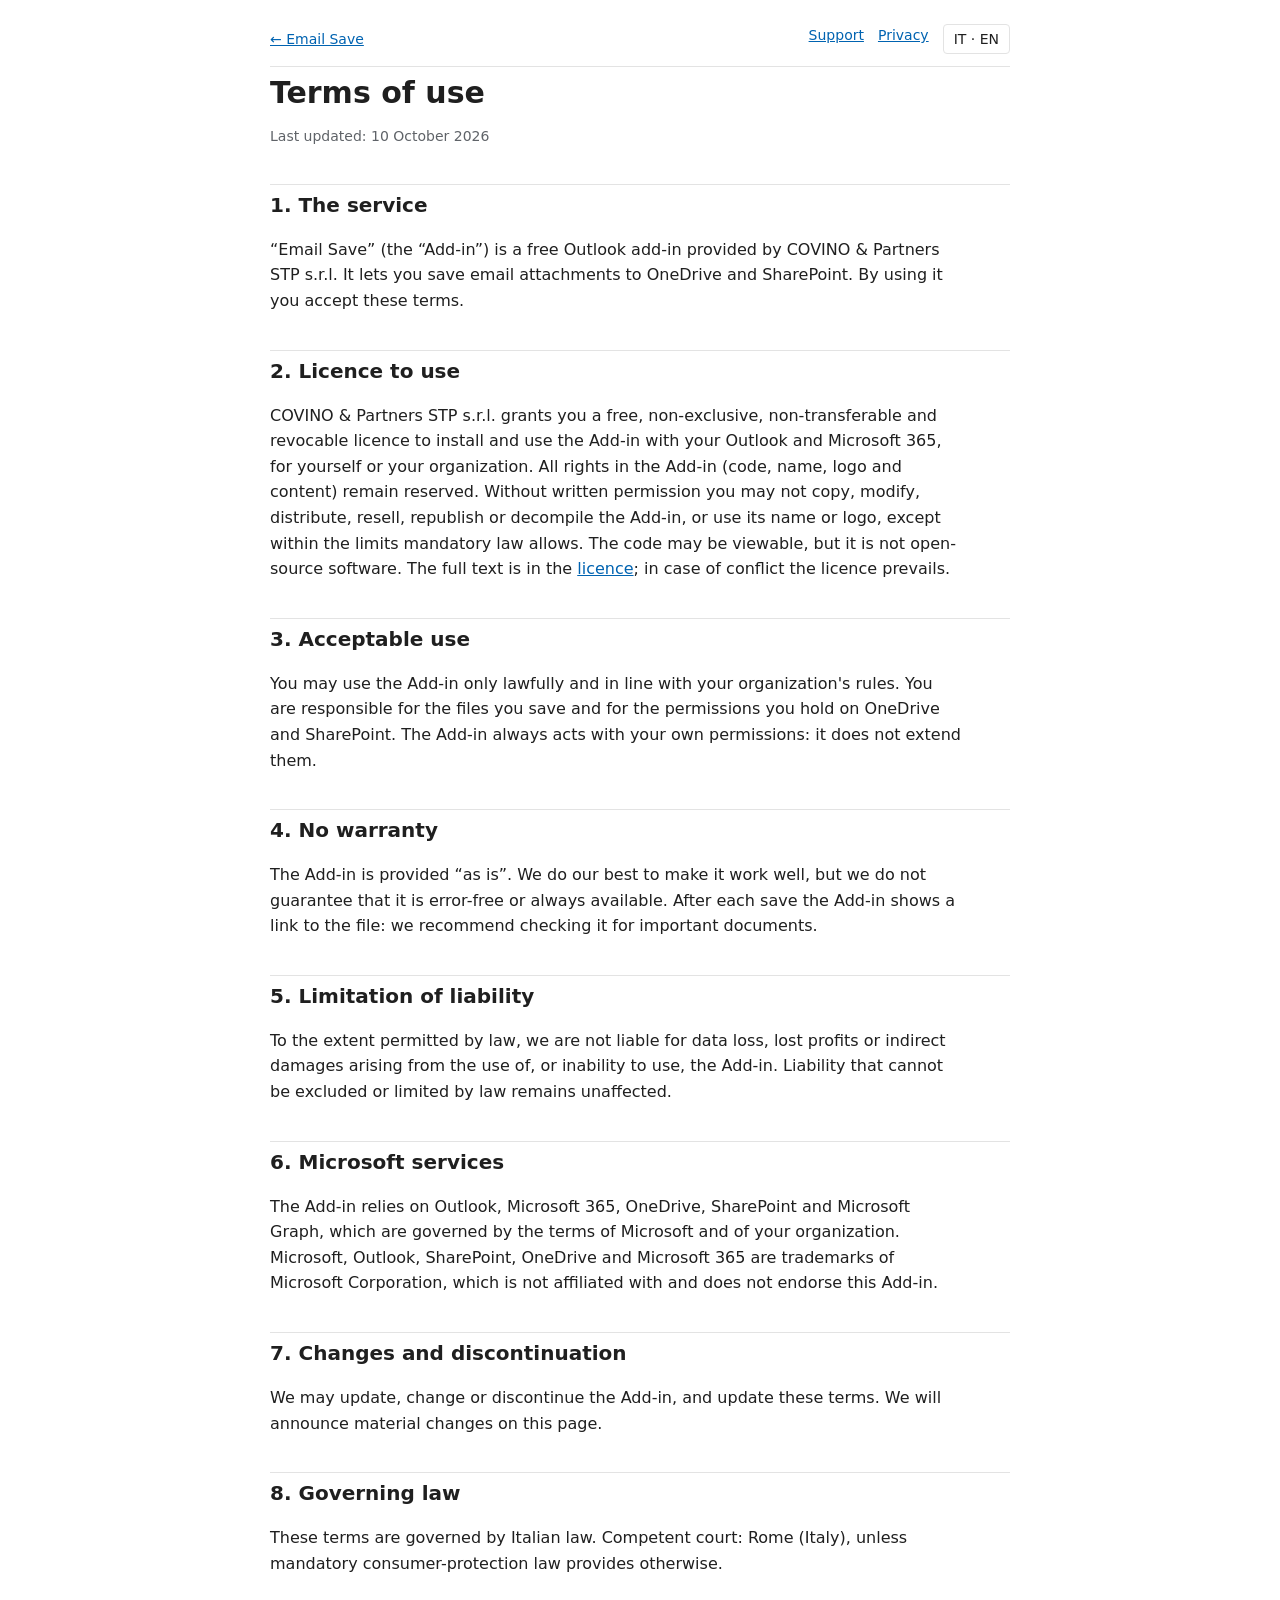
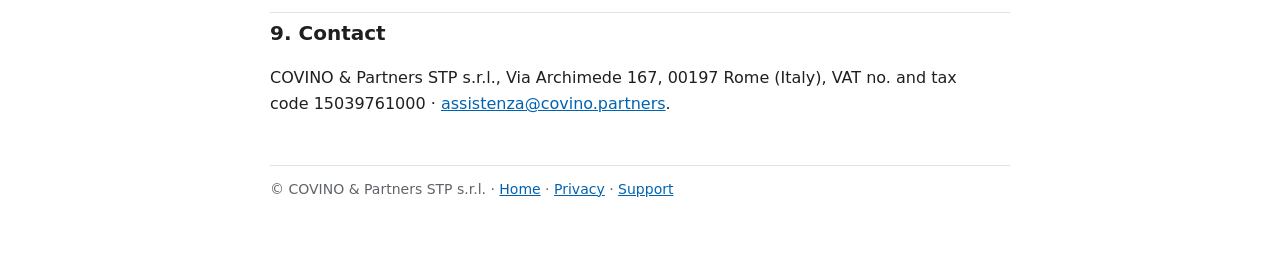
<file: terms.html>
<!doctype html>
<html lang="it" data-lang="it">
<head>
  <meta charset="UTF-8" />
  <meta name="viewport" content="width=device-width, initial-scale=1.0" />
  <title>Termini d'uso · Email Save</title>
  <link rel="icon" href="./assets/icon-32.png" />
  <link rel="stylesheet" href="./site.css" />
  <script src="./site.js"></script>
</head>
<body>
<!-- Testo da far verificare a un consulente legale prima della pubblicazione; compilare i campi evidenziati. -->
<main>
  <div class="bar">
    <a href="./index.html">← Email Save</a>
    <nav>
      <a href="./support.html"><span lang="it">Supporto</span><span lang="en">Support</span></a>
      <a href="./privacy.html">Privacy</a>
      <button id="lang" type="button" aria-label="Italiano / English">IT · EN</button>
    </nav>
  </div>

  <!-- ===================== ITALIANO ===================== -->
  <div lang="it">
    <h1>Termini d'uso</h1>
    <p class="small">Ultimo aggiornamento: 10 ottobre 2026</p>

    <h2>1. Il servizio</h2>
    <p>«Email Save» (il «Componente») è un componente aggiuntivo di Outlook, gratuito, fornito da COVINO &amp; Partners STP s.r.l. Permette di salvare gli allegati delle e-mail in OneDrive e SharePoint. Usandolo accetti questi termini.</p>

    <h2>2. Licenza d'uso</h2>
    <p>COVINO &amp; Partners STP s.r.l. ti concede una licenza gratuita, non esclusiva, non trasferibile e revocabile per installare e usare il Componente con il tuo Outlook e Microsoft 365, per te o per la tua organizzazione. Tutti i diritti sul Componente (codice, nome, logo e contenuti) restano riservati. Senza permesso scritto non puoi copiare, modificare, distribuire, rivendere, ripubblicare o decompilare il Componente, né usarne il nome o il logo, salvo i limiti inderogabili di legge. Il codice può essere consultabile, ma non è software con licenza aperta. Il testo completo è nella <a href="./LICENSE.txt">licenza</a>; in caso di contrasto prevale la licenza.</p>

    <h2>3. Uso consentito</h2>
    <p>Puoi usare il Componente solo in modo lecito e nel rispetto delle regole della tua organizzazione. Sei responsabile dei file che salvi e dei permessi di cui disponi su OneDrive e SharePoint. Il Componente agisce sempre con i tuoi permessi: non li amplia.</p>

    <h2>4. Nessuna garanzia</h2>
    <p>Il Componente è fornito «così com'è». Facciamo il possibile perché funzioni bene, ma non garantiamo che sia privo di errori né sempre disponibile. Dopo ogni salvataggio il Componente mostra il collegamento al file: ti consigliamo di verificarlo per i documenti importanti.</p>

    <h2>5. Limitazione di responsabilità</h2>
    <p>Nei limiti consentiti dalla legge, non rispondiamo di perdite di dati, mancati guadagni o danni indiretti derivanti dall'uso o dall'impossibilità di usare il Componente. Restano ferme le responsabilità che la legge non permette di escludere o limitare.</p>

    <h2>6. Servizi Microsoft</h2>
    <p>Il Componente funziona grazie a Outlook, Microsoft 365, OneDrive, SharePoint e Microsoft Graph, regolati dai termini di Microsoft e della tua organizzazione. Microsoft, Outlook, SharePoint, OneDrive e Microsoft 365 sono marchi di Microsoft Corporation, che non è affiliata a questo Componente né lo approva.</p>

    <h2>7. Modifiche e interruzione</h2>
    <p>Possiamo aggiornare, modificare o interrompere il Componente, e aggiornare questi termini. Se le modifiche sono rilevanti lo comunicheremo in questa pagina.</p>

    <h2>8. Legge applicabile</h2>
    <p>Questi termini sono regolati dalla legge italiana. Foro competente: Roma (Italia), salvo diversa disposizione inderogabile di legge a tutela del consumatore.</p>

    <h2>9. Contatti</h2>
    <p>COVINO &amp; Partners STP s.r.l., Via Archimede 167, 00197 Roma (Italia), P. IVA e C.F. 15039761000 · <a href="mailto:assistenza@covino.partners">assistenza@covino.partners</a>.</p>
  </div>

  <!-- ===================== ENGLISH ===================== -->
  <div lang="en">
    <h1>Terms of use</h1>
    <p class="small">Last updated: 10 October 2026</p>

    <h2>1. The service</h2>
    <p>“Email Save” (the “Add-in”) is a free Outlook add-in provided by COVINO &amp; Partners STP s.r.l. It lets you save email attachments to OneDrive and SharePoint. By using it you accept these terms.</p>

    <h2>2. Licence to use</h2>
    <p>COVINO &amp; Partners STP s.r.l. grants you a free, non-exclusive, non-transferable and revocable licence to install and use the Add-in with your Outlook and Microsoft 365, for yourself or your organization. All rights in the Add-in (code, name, logo and content) remain reserved. Without written permission you may not copy, modify, distribute, resell, republish or decompile the Add-in, or use its name or logo, except within the limits mandatory law allows. The code may be viewable, but it is not open-source software. The full text is in the <a href="./LICENSE.txt">licence</a>; in case of conflict the licence prevails.</p>

    <h2>3. Acceptable use</h2>
    <p>You may use the Add-in only lawfully and in line with your organization's rules. You are responsible for the files you save and for the permissions you hold on OneDrive and SharePoint. The Add-in always acts with your own permissions: it does not extend them.</p>

    <h2>4. No warranty</h2>
    <p>The Add-in is provided “as is”. We do our best to make it work well, but we do not guarantee that it is error-free or always available. After each save the Add-in shows a link to the file: we recommend checking it for important documents.</p>

    <h2>5. Limitation of liability</h2>
    <p>To the extent permitted by law, we are not liable for data loss, lost profits or indirect damages arising from the use of, or inability to use, the Add-in. Liability that cannot be excluded or limited by law remains unaffected.</p>

    <h2>6. Microsoft services</h2>
    <p>The Add-in relies on Outlook, Microsoft 365, OneDrive, SharePoint and Microsoft Graph, which are governed by the terms of Microsoft and of your organization. Microsoft, Outlook, SharePoint, OneDrive and Microsoft 365 are trademarks of Microsoft Corporation, which is not affiliated with and does not endorse this Add-in.</p>

    <h2>7. Changes and discontinuation</h2>
    <p>We may update, change or discontinue the Add-in, and update these terms. We will announce material changes on this page.</p>

    <h2>8. Governing law</h2>
    <p>These terms are governed by Italian law. Competent court: Rome (Italy), unless mandatory consumer-protection law provides otherwise.</p>

    <h2>9. Contact</h2>
    <p>COVINO &amp; Partners STP s.r.l., Via Archimede 167, 00197 Rome (Italy), VAT no. and tax code 15039761000 · <a href="mailto:assistenza@covino.partners">assistenza@covino.partners</a>.</p>
  </div>

  <footer>© COVINO &amp; Partners STP s.r.l. · <a href="./index.html">Home</a> · <a href="./privacy.html">Privacy</a> · <a href="./support.html"><span lang="it">Supporto</span><span lang="en">Support</span></a></footer>
</main>
</body>
</html>
</file>
<file: site.css>
:root {
  --bg: #ffffff; --fg: #1f1f1f; --muted: #5f6368; --line: #e3e3e3; --accent: #0063b1; --card: #f6f8fb;
  color-scheme: light dark;
}
@media (prefers-color-scheme: dark) {
  :root { --bg: #1b1b1b; --fg: #f0f0f0; --muted: #a8a8a8; --line: #3a3a3a; --accent: #4aa3ec; --card: #242a31; }
}
* { box-sizing: border-box; }
body { margin: 0; background: var(--bg); color: var(--fg); font: 16px/1.6 "Segoe UI", system-ui, -apple-system, sans-serif; }
main { max-width: 780px; margin: 0 auto; padding: 24px 20px 64px; }
a { color: var(--accent); }
h1 { font-size: 30px; line-height: 1.2; margin: 8px 0 12px; }
h2 { font-size: 20px; margin: 36px 0 8px; padding-top: 4px; border-top: 1px solid var(--line); }
h3 { font-size: 16px; margin: 20px 0 4px; }
p, li { max-width: 68ch; }
.lead { font-size: 18px; color: var(--muted); }
.hero { display: flex; gap: 16px; align-items: center; }
.hero img { width: 72px; height: 72px; flex: none; }
.bar { display: flex; justify-content: space-between; align-items: center; gap: 12px; padding-bottom: 12px; border-bottom: 1px solid var(--line); font-size: 14px; }
.bar nav { display: flex; gap: 14px; flex-wrap: wrap; }
.bar button { background: none; border: 1px solid var(--line); color: var(--fg); border-radius: 4px; padding: 3px 10px; cursor: pointer; font: inherit; }
.card { background: var(--card); border: 1px solid var(--line); border-radius: 8px; padding: 14px 18px; margin: 12px 0; }
.card h3 { margin-top: 0; }
.btn { display: inline-block; background: var(--accent); color: #fff; padding: 9px 18px; border-radius: 4px; text-decoration: none; font-weight: 600; }
.todo { background: #fff4ce; color: #5c4400; padding: 0 4px; border-radius: 3px; font-weight: 600; }
.small { color: var(--muted); font-size: 14px; }
.banner { padding: 10px 14px; border-radius: 6px; margin: 14px 0; }
.banner.ok { background: #dff6dd; color: #0e4a12; }
.banner.ko { background: #fde7e9; color: #6e0811; }
code { background: var(--card); padding: 1px 5px; border-radius: 3px; font-size: 14px; }
footer { margin-top: 48px; padding-top: 12px; border-top: 1px solid var(--line); font-size: 14px; color: var(--muted); }
[hidden] { display: none !important; }
html[data-lang="en"] [lang="it"], html[data-lang="it"] [lang="en"] { display: none; }
</file>
<file: assets/dialog-CYNUiI_t.css>
:root{--bg: #ffffff;--fg: #242424;--muted: #616161;--line: #e0e0e0;--accent: #0063b1;--accent-fg: #ffffff;--ok: #107c10;--err: #a4262c;--chip: #eef4fb;--chip-hi: #d6e8fa;color-scheme:light dark}@media(prefers-color-scheme:dark){:root{--bg: #1f1f1f;--fg: #f0f0f0;--muted: #a8a8a8;--line: #3d3d3d;--accent: #4aa3ec;--accent-fg: #0b1a28;--ok: #6ccb5f;--err: #ff8a8f;--chip: #2a3642;--chip-hi: #35506b}}*{box-sizing:border-box}body{margin:0;background:var(--bg);color:var(--fg);font:14px/1.4 Segoe UI,system-ui,-apple-system,sans-serif}[hidden]{display:none!important}.visually-hidden{position:absolute;width:1px;height:1px;margin:-1px;padding:0;border:0;overflow:hidden;clip:rect(0,0,0,0);white-space:nowrap}.muted{color:var(--muted);margin:0;font-size:12px}ul.plain{list-style:none;margin:0;padding:0}.banner{background:color-mix(in srgb,var(--err) 14%,var(--bg));border-left:3px solid var(--err);padding:8px 10px;font-size:13px}.banner.info{background:color-mix(in srgb,var(--accent) 12%,var(--bg));border-left-color:var(--accent)}select,input[type=search],input[type=text]{width:100%;padding:6px 8px;font:inherit;color:var(--fg);background:var(--bg);border:1px solid var(--line);border-radius:4px}select:focus,input:focus,button:focus-visible{outline:2px solid var(--accent);outline-offset:1px}button{font:inherit;cursor:pointer;border-radius:4px}button:disabled{opacity:.5;cursor:default}button.primary{background:var(--accent);color:var(--accent-fg);border:0;padding:8px 14px;font-weight:600}button.secondary{background:transparent;color:var(--fg);border:1px solid var(--line);padding:6px 12px}button.icon{background:transparent;border:0;font-size:18px;line-height:1;padding:2px 4px;color:var(--accent)}.powered{margin:0;font-size:12px;line-height:1.5;color:var(--muted);text-align:center;overflow-wrap:anywhere}.powered a{color:var(--accent);text-decoration:underline;text-underline-offset:2px}.powered-logo{width:40px;height:40px;vertical-align:middle;margin:0 3px 0 1px}html,body{height:100%}.dialog{display:flex;flex-direction:column;height:100vh;min-height:0}.dlg-body{flex:1}.loc{display:flex;flex-direction:column;gap:8px;flex:1;min-height:0}.dlg-head{display:flex;align-items:flex-start;gap:12px;padding:14px 18px 10px;border-bottom:1px solid var(--line)}.dlg-head .titles{flex:1;min-width:0}.dlg-head h1{font-size:18px;margin:0}.dlg-head .muted{margin-top:2px;white-space:nowrap;overflow:hidden;text-overflow:ellipsis}.dlg-head .x{background:none;border:0;font-size:22px;line-height:1;color:var(--muted);padding:2px 8px}.dlg-head .x:hover{color:var(--fg)}#dlg-error{margin:0;border-radius:0}.dlg-body{display:grid;grid-template-columns:minmax(250px,340px) 1fr;min-height:0}.pane{display:flex;flex-direction:column;min-height:0;min-width:0;padding:12px 14px;gap:8px}.pane+.pane{border-left:1px solid var(--line)}.pane h2{font-size:12px;text-transform:uppercase;letter-spacing:.05em;color:var(--muted);margin:0}.seg{display:flex;border:1px solid var(--line);border-radius:6px;overflow:hidden}.seg button{flex:1;background:none;border:0;border-radius:0;padding:6px 4px;color:var(--fg)}.seg button+button{border-left:1px solid var(--line)}.seg button[aria-selected=true]{background:var(--accent);color:var(--accent-fg);font-weight:600}.filters-row{display:flex;gap:8px;align-items:center;font-size:12px;color:var(--muted)}.filters-row label{display:flex;gap:6px;align-items:center;flex:1;min-width:0}.filters-row select{width:auto;flex:1;padding:3px 6px}.filters-row .count{white-space:nowrap}.scroll{flex:1;min-height:0;overflow-y:auto;border:1px solid var(--line);border-radius:6px}.scroll li+li{border-top:1px solid var(--line)}.row{width:100%;text-align:left;background:none;border:0;border-radius:0;color:var(--fg);padding:8px 10px;display:flex;gap:10px;align-items:center}.row:hover{background:var(--chip)}.row[aria-current=true]{background:var(--chip-hi);box-shadow:inset 3px 0 0 var(--accent)}.row .ico{width:20px;text-align:center;flex:none}.row .txt{flex:1;min-width:0;display:flex;flex-direction:column}.row .name{overflow:hidden;text-overflow:ellipsis;white-space:nowrap}.row .sub{font-size:11px;color:var(--muted);overflow:hidden;text-overflow:ellipsis;white-space:nowrap}.row .meta{color:var(--muted);font-size:12px;flex:none}.pinned{margin-bottom:0}.pinned .row{border:1px solid var(--line);border-radius:6px}.note{padding:12px;color:var(--muted);font-size:13px}.note button{margin-top:8px}.more{padding:8px;text-align:center}.loc-head{display:flex;gap:10px;align-items:center;flex-wrap:wrap}.loc-head .site{font-weight:600;font-size:15px;flex:1;min-width:0;overflow:hidden;text-overflow:ellipsis;white-space:nowrap}.loc-head label{display:flex;gap:6px;align-items:center;font-size:12px;color:var(--muted)}.loc-head select{width:auto;max-width:220px}.breadcrumb{display:flex;flex-wrap:wrap;align-items:center;gap:2px;font-size:13px}.breadcrumb button{background:none;border:0;color:var(--accent);padding:2px 4px;max-width:100%;overflow-wrap:anywhere;text-align:left}.breadcrumb button:disabled{color:var(--fg);font-weight:600;opacity:1;cursor:default}.breadcrumb .sep{color:var(--muted)}.tools{display:flex;gap:8px}.tools input{flex:1}.inline-form{display:flex;gap:8px}.inline-form input{flex:1}.placeholder{flex:1;display:grid;place-items:center;color:var(--muted);text-align:center;padding:20px}.dlg-foot{display:flex;align-items:center;gap:10px;padding:10px 18px;border-top:1px solid var(--line)}.dlg-foot .dest{flex:1;min-width:0;display:flex;flex-direction:column}.dlg-foot .dest .lbl{font-size:11px;color:var(--muted);text-transform:uppercase;letter-spacing:.05em}.dlg-foot .dest .val{font-weight:600;overflow:hidden;text-overflow:ellipsis;white-space:nowrap}.dlg-foot .dest .val.empty{color:var(--muted);font-weight:400}.dialog>.powered{padding:0 18px 8px}@media(max-width:680px){.dlg-body{grid-template-columns:1fr;grid-template-rows:minmax(0,1fr) minmax(0,1fr)}.pane+.pane{border-left:0;border-top:1px solid var(--line)}}
</file>
<file: assets/taskpane-DoNrUyyV.css>
:root{--bg: #ffffff;--fg: #242424;--muted: #616161;--line: #e0e0e0;--accent: #0063b1;--accent-fg: #ffffff;--ok: #107c10;--err: #a4262c;--chip: #eef4fb;--chip-hi: #d6e8fa;color-scheme:light dark}@media(prefers-color-scheme:dark){:root{--bg: #1f1f1f;--fg: #f0f0f0;--muted: #a8a8a8;--line: #3d3d3d;--accent: #4aa3ec;--accent-fg: #0b1a28;--ok: #6ccb5f;--err: #ff8a8f;--chip: #2a3642;--chip-hi: #35506b}}*{box-sizing:border-box}body{margin:0;background:var(--bg);color:var(--fg);font:14px/1.4 Segoe UI,system-ui,-apple-system,sans-serif}[hidden]{display:none!important}.visually-hidden{position:absolute;width:1px;height:1px;margin:-1px;padding:0;border:0;overflow:hidden;clip:rect(0,0,0,0);white-space:nowrap}.muted{color:var(--muted);margin:0;font-size:12px}ul.plain{list-style:none;margin:0;padding:0}.banner{background:color-mix(in srgb,var(--err) 14%,var(--bg));border-left:3px solid var(--err);padding:8px 10px;font-size:13px}.banner.info{background:color-mix(in srgb,var(--accent) 12%,var(--bg));border-left-color:var(--accent)}select,input[type=search],input[type=text]{width:100%;padding:6px 8px;font:inherit;color:var(--fg);background:var(--bg);border:1px solid var(--line);border-radius:4px}select:focus,input:focus,button:focus-visible{outline:2px solid var(--accent);outline-offset:1px}button{font:inherit;cursor:pointer;border-radius:4px}button:disabled{opacity:.5;cursor:default}button.primary{background:var(--accent);color:var(--accent-fg);border:0;padding:8px 14px;font-weight:600}button.secondary{background:transparent;color:var(--fg);border:1px solid var(--line);padding:6px 12px}button.icon{background:transparent;border:0;font-size:18px;line-height:1;padding:2px 4px;color:var(--accent)}.powered{margin:0;font-size:12px;line-height:1.5;color:var(--muted);text-align:center;overflow-wrap:anywhere}.powered a{color:var(--accent);text-decoration:underline;text-underline-offset:2px}.powered-logo{width:40px;height:40px;vertical-align:middle;margin:0 3px 0 1px}#app{padding:12px 14px 20px;display:flex;flex-direction:column;min-height:100vh}#app>.powered{margin-top:auto;padding-top:18px}h1{font-size:17px;margin:0 0 2px}h2{font-size:12px;text-transform:uppercase;letter-spacing:.05em;color:var(--muted);margin:16px 0 6px}header .muted{white-space:nowrap;overflow:hidden;text-overflow:ellipsis}.intro{margin:2px 0 10px;font-size:13px;line-height:1.4}.intro p{margin:0 0 4px}.intro p+p{color:var(--muted);font-size:12px}#error,#info{margin-bottom:10px}#attachments li,#eml-option{display:flex;gap:8px;align-items:center;padding:5px 0;border-bottom:1px solid var(--line)}#attachments label,#eml-option label{display:flex;gap:8px;align-items:center;flex:1;min-width:0;cursor:pointer}#attachments .name{flex:1;min-width:0;overflow:hidden;text-overflow:ellipsis;white-space:nowrap}#attachments .size{color:var(--muted);font-size:12px;white-space:nowrap}#attachments .kind{color:var(--muted);font-size:12px;white-space:nowrap;flex:none}#eml-option .name{flex:1;min-width:0;font-weight:700;overflow-wrap:anywhere}#eml-option label{align-items:flex-start}#eml-option input{margin-top:3px}#eml-option{flex-wrap:wrap;row-gap:2px}#eml-hint{flex:0 0 100%}#eml-option input:disabled{cursor:default}#eml-option input:disabled+.name{color:var(--muted);cursor:default}#eml-option label:has(input:disabled){cursor:default}@media(forced-colors:active){#eml-option input:disabled+.name,#eml-hint{color:GrayText}}.chips{display:flex;flex-wrap:wrap;gap:6px;margin-bottom:8px}.chip{border:1px solid var(--line);background:var(--chip);color:var(--fg);border-radius:14px;padding:3px 10px;font-size:12px;cursor:pointer;max-width:100%;overflow:hidden;text-overflow:ellipsis;white-space:nowrap}.chip:hover{background:var(--chip-hi)}.chip.active{border-color:var(--accent);background:var(--chip-hi)}.chip .tag{color:var(--accent);font-weight:600;margin-right:4px}.chips-toggle{border:1px dashed var(--line);background:none;color:var(--accent);border-radius:14px;padding:3px 10px;font-size:12px;cursor:pointer}.chips-toggle:hover{background:var(--chip)}.dest{display:flex;align-items:center;gap:6px;margin-bottom:8px}.dest-label{flex:1;min-width:0;overflow-wrap:anywhere;font-weight:600}.dest-label.empty{color:var(--muted);font-weight:400}.field{display:flex;flex-direction:column;gap:4px;font-size:12px;color:var(--muted)}#save{width:100%;margin-top:14px}#open-folder{display:block;width:100%;margin-top:8px;padding:7px 14px;border:1px solid var(--accent);border-radius:4px;background:var(--bg);color:var(--accent);font-weight:600;text-align:center;text-decoration:none;cursor:pointer}#open-folder:hover{background:var(--chip)}#open-folder:focus-visible{outline:2px solid var(--accent);outline-offset:1px}.results{margin-top:12px}.results li{display:flex;gap:8px;align-items:baseline;padding:4px 0;font-size:13px}.results .status{width:16px;text-align:center}.results .ok .status{color:var(--ok)}.results .err .status,.results .err .msg{color:var(--err)}.results .body{flex:1;min-width:0;overflow-wrap:anywhere}.results .msg{display:block;color:var(--muted);font-size:12px}.results a{color:var(--accent)}.results button.link{background:none;border:0;color:var(--accent);padding:0 0 0 6px;font-size:12px;text-decoration:underline}.breadcrumb{display:flex;flex-wrap:wrap;gap:2px;margin-bottom:8px;font-size:12px}.breadcrumb button{background:none;border:0;color:var(--accent);padding:2px 4px;max-width:100%;overflow-wrap:anywhere;text-align:left}.breadcrumb button:last-child{color:var(--fg);font-weight:600;cursor:default;opacity:1}.breadcrumb .sep{color:var(--muted);align-self:center}.browse{margin:8px 0;max-height:52vh;overflow-y:auto;border:1px solid var(--line);border-radius:4px}.browse li+li{border-top:1px solid var(--line)}.browse button.row{width:100%;text-align:left;background:none;border:0;color:var(--fg);padding:8px 10px;display:flex;gap:8px;align-items:center}.browse button.row:hover{background:var(--chip)}.browse .grow{flex:1;min-width:0;overflow:hidden;text-overflow:ellipsis;white-space:nowrap}.browse .meta{color:var(--muted);font-size:12px}.browse .empty{padding:10px;color:var(--muted);font-size:12px}.inline-form{display:flex;gap:6px;margin-bottom:8px}.actions{display:flex;flex-wrap:wrap;gap:6px;margin-top:8px}.actions .primary{flex:1}
</file>
